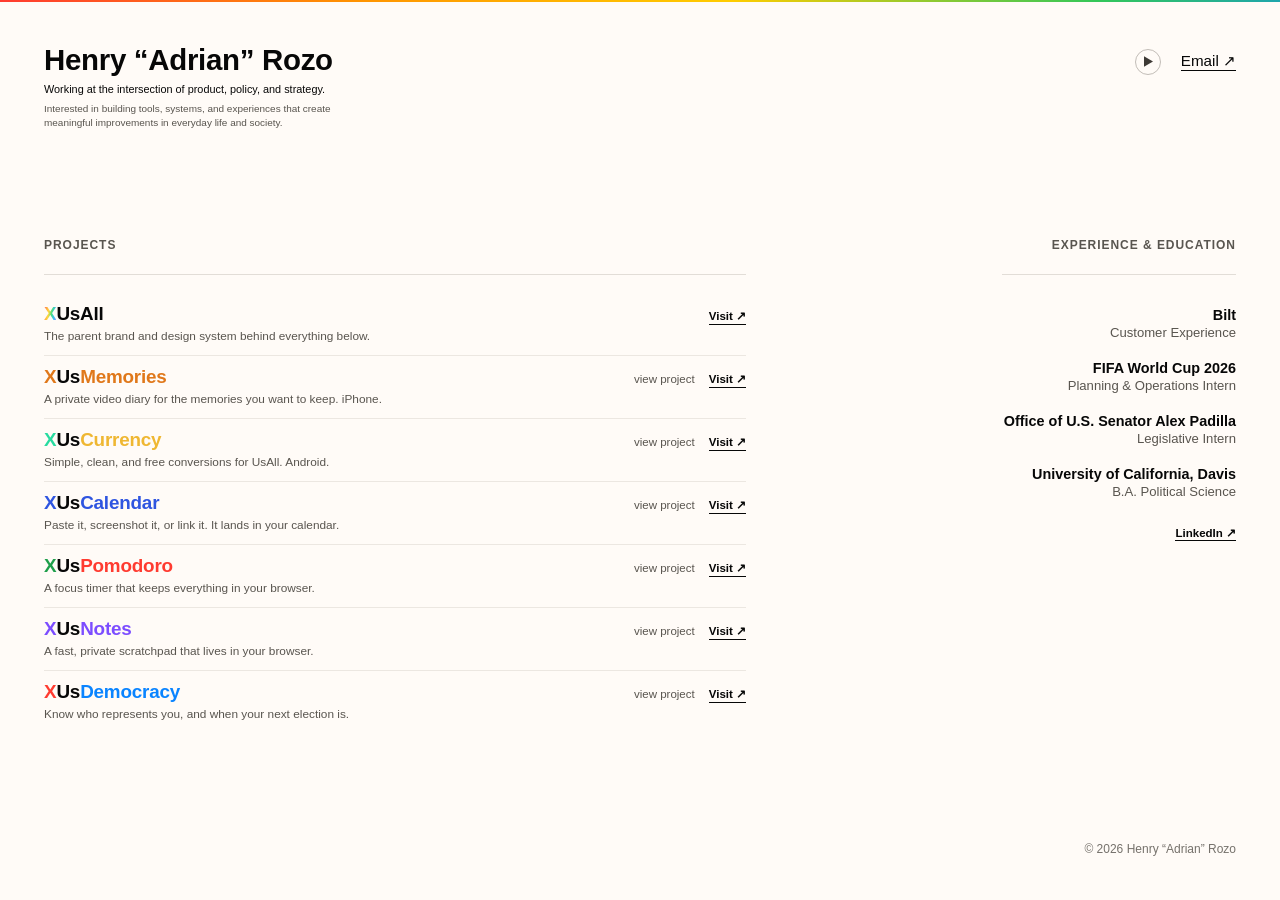
<file: index.html>
<!DOCTYPE html>
<html lang="en">
<head>
<meta charset="utf-8">
<meta name="viewport" content="width=device-width, initial-scale=1">
<title>Henry &ldquo;Adrian&rdquo; Rozo</title>
<meta name="description" content="Henry &ldquo;Adrian&rdquo; Rozo. Working at the intersection of product, policy, and strategy.">
<link rel="canonical" href="https://www.adrianrozo.com/">
<meta name="theme-color" content="#FDFBF7">
<meta property="og:type" content="website">
<meta property="og:url" content="https://www.adrianrozo.com/">
<meta property="og:title" content="Henry “Adrian” Rozo">
<meta property="og:description" content="Henry &ldquo;Adrian&rdquo; Rozo. Working at the intersection of product, policy, and strategy.">
<meta property="og:image" content="https://www.adrianrozo.com/og.png">
<meta property="og:image:width" content="1200">
<meta property="og:image:height" content="630">
<meta name="twitter:card" content="summary_large_image">
<meta name="twitter:title" content="Henry “Adrian” Rozo">
<meta name="twitter:description" content="Henry &ldquo;Adrian&rdquo; Rozo. Working at the intersection of product, policy, and strategy.">
<meta name="twitter:image" content="https://www.adrianrozo.com/og.png">
<link rel="icon" href="/favicon.svg" type="image/svg+xml">
<link rel="icon" href="/favicon-32.png" sizes="32x32" type="image/png">
<link rel="apple-touch-icon" href="/apple-touch-icon.png">
<link rel="stylesheet" href="/styles.css">
<style>
  html, body { height: 100%; overflow: hidden; }
</style>
</head>
<body>

<div class="app-shell" style="background: oklch(99% 0.007 75); height: 100vh; width: 100vw; color: oklch(13% 0 0); position: relative; box-sizing: border-box; padding: clamp(20px, 3.5vw, 44px); display: flex; flex-direction: column; overflow: hidden;">

  <div class="rainbow-bar"></div>

  <nav class="site-nav" style="display: flex; justify-content: space-between; align-items: flex-start; flex-shrink: 0;">
    <div style="display: flex; flex-direction: column;">
      <h1 style="font-weight: 700; font-size: clamp(1.15rem, 2.3vw, 1.9rem); line-height: 1.08; letter-spacing: -0.01em; margin: 0; white-space: nowrap;">Henry &ldquo;Adrian&rdquo; Rozo</h1>
      <p style="font-weight: 500; font-size: clamp(0.66rem, 0.85vw, 0.74rem); margin: clamp(4px, 0.6vw, 6px) 0 0; line-height: 1.3;">Working at the intersection of product, policy, and strategy.</p>
      <p style="font-weight: 400; font-size: clamp(0.62rem, 0.78vw, 0.68rem); color: oklch(45% 0.01 75); margin: clamp(4px, 0.6vw, 6px) 0 0; line-height: 1.45; max-width: 292px">Interested in building tools, systems, and experiences that create meaningful improvements in everyday life and society.</p>
    </div>
    <div class="nav-links" style="display: flex; align-items: center; gap: 20px; padding-top: 0.3em;">

      <!-- The music easter egg. The button and the panel live in one wrapper so
           the panel can anchor to the button rather than to the nav, and so tab
           order runs button, panel, links. spotify.js removes the whole thing if
           no playlist ID is set, so nothing half-built ever reaches the page. -->
      <div class="music-wrap">
        <button type="button" id="music-toggle" class="music-toggle" aria-expanded="false"
                aria-controls="music-panel" aria-label="Play music while you browse" title="Music">
          <svg width="11" height="13" viewBox="0 0 11 13" aria-hidden="true">
            <path d="M1 1.2 L10 6.5 L1 11.8 Z" fill="currentColor"/>
          </svg>
        </button>

        <div id="music-panel" class="music-panel" hidden>
          <button type="button" id="music-close" class="music-close" aria-label="Close player">&times;</button>
          <p class="music-note">
            Some music for you while you browse my portfolio projects. Spotify tracks plays, and full
            songs need a Spotify login, so <a id="music-open" href="https://open.spotify.com" target="_blank" rel="noopener">open it in Spotify</a>
            if you want it to follow you around the site. Or open project links in a new tab to keep
            it playing here.
          </p>
        </div>
      </div>
      <a href="mailto:henryadrianrozo@gmail.com" class="hover-55" style="font-weight: 500; font-size: 0.95rem; color: oklch(13% 0 0); border-bottom: 1px solid oklch(13% 0 0); white-space: nowrap;">Email &#8599;</a>
    </div>
  </nav>

  <div style="flex: 1; display: flex; align-items: center; min-height: 0; margin-top: clamp(8px, 1.5vw, 16px);">
  <div class="home-grid" style="width: 100%; display: grid; grid-template-columns: 1.6fr 1fr; grid-template-rows: auto auto auto; gap: 0 clamp(24px, 4vw, 72px); align-items: start;">

    <div style="grid-column: 1; grid-row: 1; text-align: left;">
      <div style="font-size: 0.75rem; font-weight: 600; letter-spacing: 0.08em; text-transform: uppercase; color: oklch(45% 0.01 75);">Projects</div>
    </div>
    <div style="grid-column: 2; grid-row: 1; text-align: right;">
      <div style="font-size: 0.75rem; font-weight: 600; letter-spacing: 0.08em; text-transform: uppercase; color: oklch(45% 0.01 75);">Experience &amp; Education</div>
    </div>

    <div class="col-rule" style="grid-column: 1; grid-row: 2; width: 100%; height: 1px; background: oklch(90% 0.01 75); margin-top: clamp(14px, 2vw, 22px)"></div>
    <div class="col-rule" style="grid-column: 2; grid-row: 2; justify-self: end; width: 234px; height: 1px; background: oklch(90% 0.01 75); margin-top: clamp(14px, 2vw, 22px)"></div>

    <div class="project-list" style="grid-column: 1; grid-row: 3; text-align: left; margin-top: clamp(12px, 1.6vw, 18px);">

      <div class="project-row">
        <div class="project-main">
          <h2 class="project-name"><span class="spectrum-text">X</span>UsAll</h2>
          <p class="project-desc">The parent brand and design system behind everything below.</p>
        </div>
        <div class="project-links">
          <a href="https://www.xusall.com" target="_blank" rel="noopener" class="project-live hover-55">Visit &#8599;</a>
        </div>
      </div>

      <div class="project-row">
        <div class="project-main">
          <h2 class="project-name"><span style="color: #E0781A;">X</span>Us<span style="color: #E0781A;">Memories</span></h2>
          <p class="project-desc">A private video diary for the memories you want to keep. iPhone.</p>
        </div>
        <div class="project-links">
          <a href="/xusmemories" class="project-view">view project</a>
          <a href="https://apps.apple.com/us/app/xusmemories/id6807498202" target="_blank" rel="noopener" class="project-live hover-55">Visit &#8599;</a>
        </div>
      </div>

      <div class="project-row">
        <div class="project-main">
          <h2 class="project-name"><span style="color: #28DBA0;">X</span>Us<span style="color: #EFB732;">Currency</span></h2>
          <p class="project-desc">Simple, clean, and free conversions for UsAll. Android.</p>
        </div>
        <div class="project-links">
          <a href="/xuscurrency" class="project-view">view project</a>
          <a href="https://play.google.com/store/apps/details?id=com.xusall.currency" target="_blank" rel="noopener" class="project-live hover-55">Visit &#8599;</a>
        </div>
      </div>

      <div class="project-row">
        <div class="project-main">
          <h2 class="project-name"><span style="color: #2F55E0;">X</span>Us<span style="color: #2F55E0;">Calendar</span></h2>
          <p class="project-desc">Paste it, screenshot it, or link it. It lands in your calendar.</p>
        </div>
        <div class="project-links">
          <a href="/xuscalendar" class="project-view">view project</a>
          <a href="https://calendar.xusall.com" target="_blank" rel="noopener" class="project-live hover-55">Visit &#8599;</a>
        </div>
      </div>

      <div class="project-row">
        <div class="project-main">
          <h2 class="project-name"><span style="color: #1E9E4A;">X</span>Us<span style="color: #FF3B30;">Pomodoro</span></h2>
          <p class="project-desc">A focus timer that keeps everything in your browser.</p>
        </div>
        <div class="project-links">
          <a href="/xuspomodoro" class="project-view">view project</a>
          <a href="https://pomodoro.xusall.com" target="_blank" rel="noopener" class="project-live hover-55">Visit &#8599;</a>
        </div>
      </div>

      <div class="project-row">
        <div class="project-main">
          <h2 class="project-name"><span style="color: #7C4DFF;">X</span>Us<span style="color: #7C4DFF;">Notes</span></h2>
          <p class="project-desc">A fast, private scratchpad that lives in your browser.</p>
        </div>
        <div class="project-links">
          <a href="/xusnotes" class="project-view">view project</a>
          <a href="https://notes.xusall.com" target="_blank" rel="noopener" class="project-live hover-55">Visit &#8599;</a>
        </div>
      </div>

      <div class="project-row">
        <div class="project-main">
          <h2 class="project-name"><span style="color: #FF3B30;">X</span>Us<span style="color: #0A84FF;">Democracy</span></h2>
          <p class="project-desc">Know who represents you, and when your next election is.</p>
        </div>
        <div class="project-links">
          <a href="/xusdemocracy" class="project-view">view project</a>
          <a href="https://democracy.xusall.com" target="_blank" rel="noopener" class="project-live hover-55">Visit &#8599;</a>
        </div>
      </div>


    </div>

    <div class="experience-list" style="grid-column: 2; grid-row: 3; text-align: right; margin-top: clamp(14px, 2vw, 22px);">
      <div style="padding: clamp(6px, 1vw, 10px) 0;">
        <div style="font-weight: 700; font-size: clamp(0.9rem, 1.1vw, 1rem);">Bilt</div>
        <div style="font-weight: 400; font-size: clamp(0.82rem, 1vw, 0.92rem); color: oklch(45% 0.01 75); margin-top: 2px;">Customer Experience</div>
      </div>
      <div style="padding: clamp(6px, 1vw, 10px) 0;">
        <div style="font-weight: 700; font-size: clamp(0.9rem, 1.1vw, 1rem);">FIFA World Cup 2026</div>
        <div style="font-weight: 400; font-size: clamp(0.82rem, 1vw, 0.92rem); color: oklch(45% 0.01 75); margin-top: 2px;">Planning &amp; Operations Intern</div>
      </div>
      <div style="padding: clamp(6px, 1vw, 10px) 0;">
        <div style="font-weight: 700; font-size: clamp(0.9rem, 1.1vw, 1rem);">Office of U.S. Senator Alex Padilla</div>
        <div style="font-weight: 400; font-size: clamp(0.82rem, 1vw, 0.92rem); color: oklch(45% 0.01 75); margin-top: 2px;">Legislative Intern</div>
      </div>
      <div style="padding: clamp(6px, 1vw, 10px) 0;">
        <div style="font-weight: 700; font-size: clamp(0.9rem, 1.1vw, 1rem);">University of California, Davis</div>
        <div style="font-weight: 400; font-size: clamp(0.82rem, 1vw, 0.92rem); color: oklch(45% 0.01 75); margin-top: 2px;">B.A. Political Science</div>
      </div>
      <div class="experience-more">
        <a href="https://www.linkedin.com/in/henryadrianrozo/" target="_blank" rel="noopener" class="project-live hover-55">LinkedIn &#8599;</a>
      </div>
    </div>

  </div>
  </div>

  <footer style="flex-shrink: 0; padding-top: clamp(10px, 1.5vw, 18px); font-size: 0.75rem; color: oklch(55% 0.01 75); text-align: right;">
    &copy; 2026 Henry &ldquo;Adrian&rdquo; Rozo
  </footer>

</div>

<script src="/spotify.js"></script>

</body>
</html>
</file>
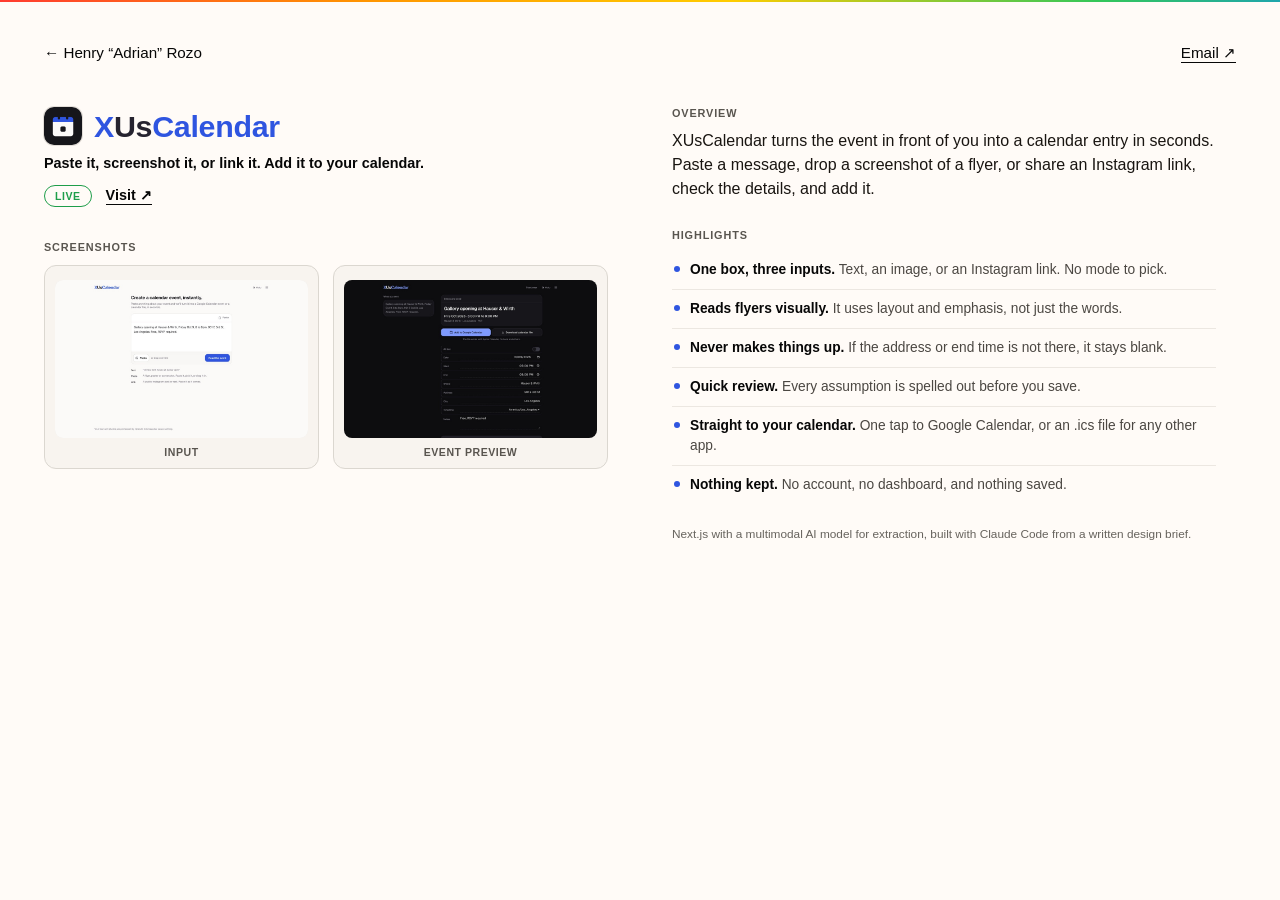
<file: xuscalendar/index.html>
<!DOCTYPE html>
<html lang="en">
<head>
<meta charset="utf-8">
<meta name="viewport" content="width=device-width, initial-scale=1">
<title>XUsCalendar | Henry &ldquo;Adrian&rdquo; Rozo</title>
<meta name="description" content="Turn a message, a flyer screenshot, or an Instagram link into a calendar event in seconds. Free, no account.">
<link rel="canonical" href="https://www.adrianrozo.com/xuscalendar">
<meta name="theme-color" content="#FDFBF7">
<meta property="og:type" content="website">
<meta property="og:url" content="https://www.adrianrozo.com/xuscalendar">
<meta property="og:title" content="XUsCalendar | Henry “Adrian” Rozo">
<meta property="og:description" content="Turn a message, a flyer screenshot, or an Instagram link into a calendar event in seconds. Free, no account.">
<meta property="og:image" content="https://www.adrianrozo.com/og.png">
<meta property="og:image:width" content="1200">
<meta property="og:image:height" content="630">
<meta name="twitter:card" content="summary_large_image">
<meta name="twitter:title" content="XUsCalendar | Henry “Adrian” Rozo">
<meta name="twitter:description" content="Turn a message, a flyer screenshot, or an Instagram link into a calendar event in seconds. Free, no account.">
<meta name="twitter:image" content="https://www.adrianrozo.com/og.png">
<link rel="icon" href="/favicon.svg" type="image/svg+xml">
<link rel="icon" href="/favicon-32.png" sizes="32x32" type="image/png">
<link rel="apple-touch-icon" href="/apple-touch-icon.png">
<link rel="stylesheet" href="/styles.css">
</head>
<body>

<div style="background: oklch(99% 0.007 75); min-height: 100vh; color: oklch(13% 0 0); position: relative; box-sizing: border-box; padding: clamp(20px, 3.5vw, 44px); --case-accent: #2F55E0;">

  <div class="rainbow-bar"></div>

  <nav style="display: flex; justify-content: space-between; align-items: flex-start;">
    <a href="/" class="hover-55" style="font-weight: 500; font-size: 0.95rem; color: oklch(13% 0 0); white-space: nowrap;">&larr; Henry &ldquo;Adrian&rdquo; Rozo</a>
    <a href="mailto:henryadrianrozo@gmail.com" class="hover-55" style="font-weight: 500; font-size: 0.95rem; color: oklch(13% 0 0); border-bottom: 1px solid oklch(13% 0 0); white-space: nowrap;">Email &#8599;</a>
  </nav>

  <main class="case-grid">

    <div class="case-side">
      <div class="case-title">
        <img src="/assets/xuscalendar-icon.png" alt="" class="case-icon" width="38" height="38">
        <h1><span style="color: #2F55E0;">X</span><span style="color: #26232F;">Us</span><span style="color: #2F55E0;">Calendar</span></h1>
      </div>
      <p class="case-tagline">Paste it, screenshot it, or link it. Add it to your calendar.</p>
      <div class="case-actions">
        <span class="case-pill">Live</span>
        <a href="https://calendar.xusall.com" target="_blank" rel="noopener" class="case-visit">Visit &#8599;</a>
      </div>

      <section class="case-shots">
        <h2 class="case-label">Screenshots</h2>
        <div class="shots-grid">
          <button type="button" class="shot" data-full="/assets/screenshots/calendar-input-full.jpg" aria-label="View full-resolution screenshot: Input">
            <img class="shot-img" src="/assets/screenshots/calendar-input-thumb.jpg" alt="XUsCalendar input screen with a pasted gallery opening announcement and a Read the event button" width="900" height="562" loading="lazy" decoding="async">
            <span class="shot-caption">Input</span>
          </button>
          <button type="button" class="shot" data-full="/assets/screenshots/calendar-preview-full.jpg" aria-label="View full-resolution screenshot: Event preview">
            <img class="shot-img" src="/assets/screenshots/calendar-preview-thumb.jpg" alt="XUsCalendar event preview in dark mode for a gallery opening, with Add to Google Calendar and Download calendar file buttons above editable details" width="900" height="562" loading="lazy" decoding="async">
            <span class="shot-caption">Event preview</span>
          </button>
        </div>
      </section>
    </div>

    <div class="case-about">
      <section>
        <h2 class="case-label">Overview</h2>
        <p class="case-overview">XUsCalendar turns the event in front of you into a calendar entry in seconds. Paste a message, drop a screenshot of a flyer, or share an Instagram link, check the details, and add it.</p>
      </section>

      <section class="case-highlights">
        <h2 class="case-label">Highlights</h2>
        <ul class="case-bullets">
          <li><strong>One box, three inputs.</strong> Text, an image, or an Instagram link. No mode to pick.</li>
          <li><strong>Reads flyers visually.</strong> It uses layout and emphasis, not just the words.</li>
          <li><strong>Never makes things up.</strong> If the address or end time is not there, it stays blank.</li>
          <li><strong>Quick review.</strong> Every assumption is spelled out before you save.</li>
          <li><strong>Straight to your calendar.</strong> One tap to Google Calendar, or an .ics file for any other app.</li>
          <li><strong>Nothing kept.</strong> No account, no dashboard, and nothing saved.</li>
        </ul>
      </section>

      <p class="case-built">Next.js with a multimodal AI model for extraction, built with Claude Code from a written design brief.</p>
    </div>

  </main>

</div>

<div id="lightbox" class="lightbox" hidden>
  <button type="button" id="lightbox-close" class="lightbox-close" aria-label="Close">&times;</button>
  <img id="lightbox-img" alt="">
</div>

<script src="/lightbox.js"></script>

</body>
</html>
</file>
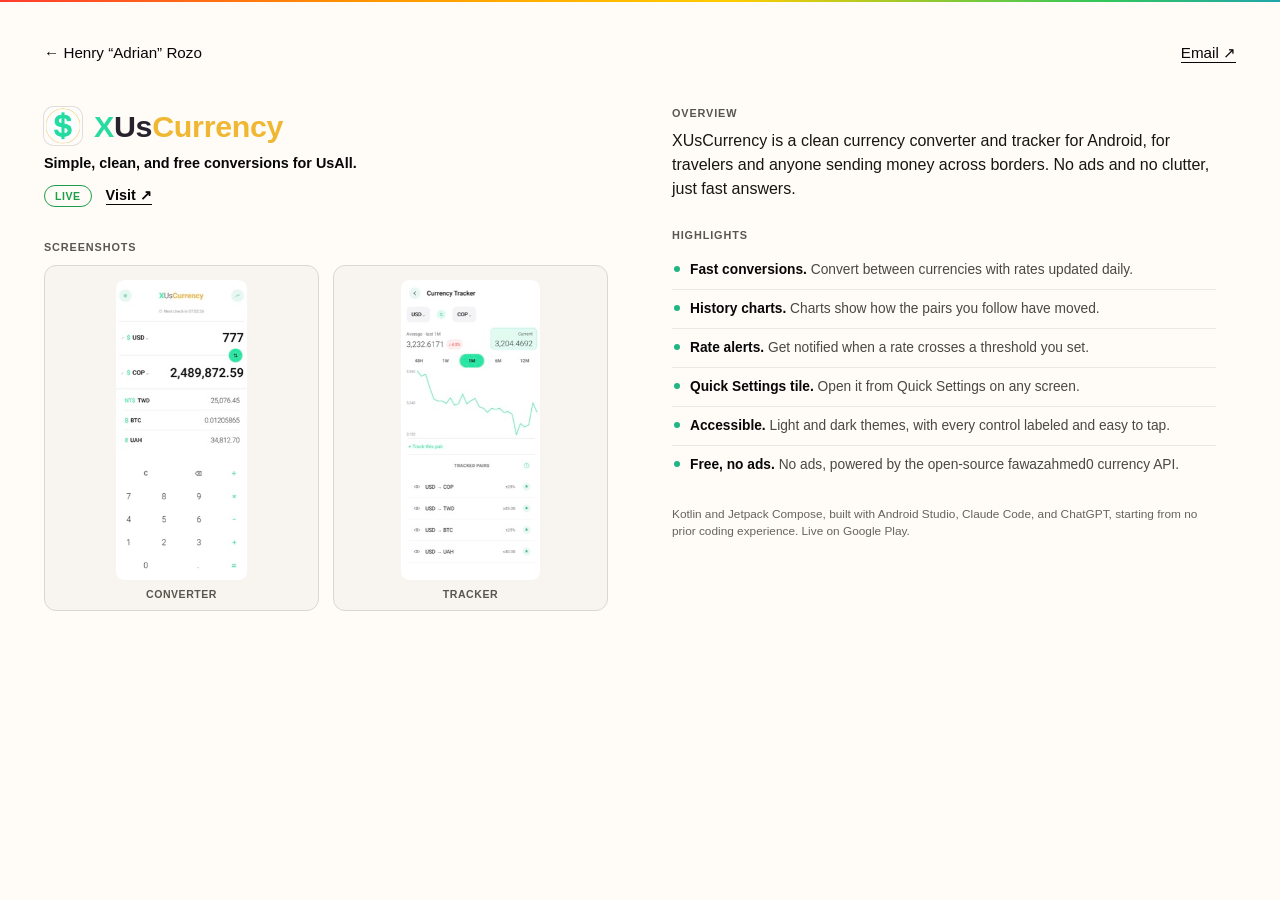
<file: xuscurrency/index.html>
<!DOCTYPE html>
<html lang="en">
<head>
<meta charset="utf-8">
<meta name="viewport" content="width=device-width, initial-scale=1">
<title>XUsCurrency | Henry &ldquo;Adrian&rdquo; Rozo</title>
<meta name="description" content="A clean, ad-free currency converter and tracker for Android. Daily rates, history charts, and optional rate alerts.">
<link rel="canonical" href="https://www.adrianrozo.com/xuscurrency">
<meta name="theme-color" content="#FDFBF7">
<meta property="og:type" content="website">
<meta property="og:url" content="https://www.adrianrozo.com/xuscurrency">
<meta property="og:title" content="XUsCurrency | Henry “Adrian” Rozo">
<meta property="og:description" content="A clean, ad-free currency converter and tracker for Android. Daily rates, history charts, and optional rate alerts.">
<meta property="og:image" content="https://www.adrianrozo.com/og.png">
<meta property="og:image:width" content="1200">
<meta property="og:image:height" content="630">
<meta name="twitter:card" content="summary_large_image">
<meta name="twitter:title" content="XUsCurrency | Henry “Adrian” Rozo">
<meta name="twitter:description" content="A clean, ad-free currency converter and tracker for Android. Daily rates, history charts, and optional rate alerts.">
<meta name="twitter:image" content="https://www.adrianrozo.com/og.png">
<link rel="icon" href="/favicon.svg" type="image/svg+xml">
<link rel="icon" href="/favicon-32.png" sizes="32x32" type="image/png">
<link rel="apple-touch-icon" href="/apple-touch-icon.png">
<link rel="stylesheet" href="/styles.css">
</head>
<body>

<div style="background: oklch(99% 0.007 75); min-height: 100vh; color: oklch(13% 0 0); position: relative; box-sizing: border-box; padding: clamp(20px, 3.5vw, 44px); --case-accent: #1FB585;">

  <div class="rainbow-bar"></div>

  <nav style="display: flex; justify-content: space-between; align-items: flex-start;">
    <a href="/" class="hover-55" style="font-weight: 500; font-size: 0.95rem; color: oklch(13% 0 0); white-space: nowrap;">&larr; Henry &ldquo;Adrian&rdquo; Rozo</a>
    <a href="mailto:henryadrianrozo@gmail.com" class="hover-55" style="font-weight: 500; font-size: 0.95rem; color: oklch(13% 0 0); border-bottom: 1px solid oklch(13% 0 0); white-space: nowrap;">Email &#8599;</a>
  </nav>

  <main class="case-grid">

    <div class="case-side">
      <div class="case-title">
        <img src="/assets/xuscurrency-icon.png" alt="" class="case-icon" width="38" height="38">
        <h1><span style="color: #28DBA0;">X</span><span style="color: #26232F;">Us</span><span style="color: #EFB732;">Currency</span></h1>
      </div>
      <p class="case-tagline">Simple, clean, and free conversions for UsAll.</p>
      <div class="case-actions">
        <span class="case-pill">Live</span>
        <a href="https://play.google.com/store/apps/details?id=com.xusall.currency" target="_blank" rel="noopener" class="case-visit">Visit &#8599;</a>
      </div>

      <section class="case-shots">
        <h2 class="case-label">Screenshots</h2>
        <div class="shots-grid">
          <button type="button" class="shot" data-full="/assets/screenshots/converter-full.jpg" aria-label="View full-resolution screenshot: Converter">
            <img class="shot-img" src="/assets/screenshots/converter-thumb.jpg" alt="XUsCurrency converter screen, converting US dollars to Colombian pesos with a keypad and tracked currencies below" width="209" height="480" loading="lazy" decoding="async">
            <span class="shot-caption">Converter</span>
          </button>
          <button type="button" class="shot" data-full="/assets/screenshots/tracker-full.jpg" aria-label="View full-resolution screenshot: Tracker">
            <img class="shot-img" src="/assets/screenshots/tracker-thumb.jpg" alt="XUsCurrency tracker screen, a one month rate chart for US dollars to Colombian pesos above a list of tracked pairs with alert thresholds" width="222" height="480" loading="lazy" decoding="async">
            <span class="shot-caption">Tracker</span>
          </button>
        </div>
      </section>
    </div>

    <div class="case-about">
      <section>
        <h2 class="case-label">Overview</h2>
        <p class="case-overview">XUsCurrency is a clean currency converter and tracker for Android, for travelers and anyone sending money across borders. No ads and no clutter, just fast answers.</p>
      </section>

      <section class="case-highlights">
        <h2 class="case-label">Highlights</h2>
        <ul class="case-bullets">
          <li><strong>Fast conversions.</strong> Convert between currencies with rates updated daily.</li>
          <li><strong>History charts.</strong> Charts show how the pairs you follow have moved.</li>
          <li><strong>Rate alerts.</strong> Get notified when a rate crosses a threshold you set.</li>
          <li><strong>Quick Settings tile.</strong> Open it from Quick Settings on any screen.</li>
          <li><strong>Accessible.</strong> Light and dark themes, with every control labeled and easy to tap.</li>
          <li><strong>Free, no ads.</strong> No ads, powered by the open-source fawazahmed0 currency API.</li>
        </ul>
      </section>

      <p class="case-built">Kotlin and Jetpack Compose, built with Android Studio, Claude Code, and ChatGPT, starting from no prior coding experience. Live on Google Play.</p>
    </div>

  </main>

</div>

<div id="lightbox" class="lightbox" hidden>
  <button type="button" id="lightbox-close" class="lightbox-close" aria-label="Close">&times;</button>
  <img id="lightbox-img" alt="">
</div>

<script src="/lightbox.js"></script>

</body>
</html>
</file>
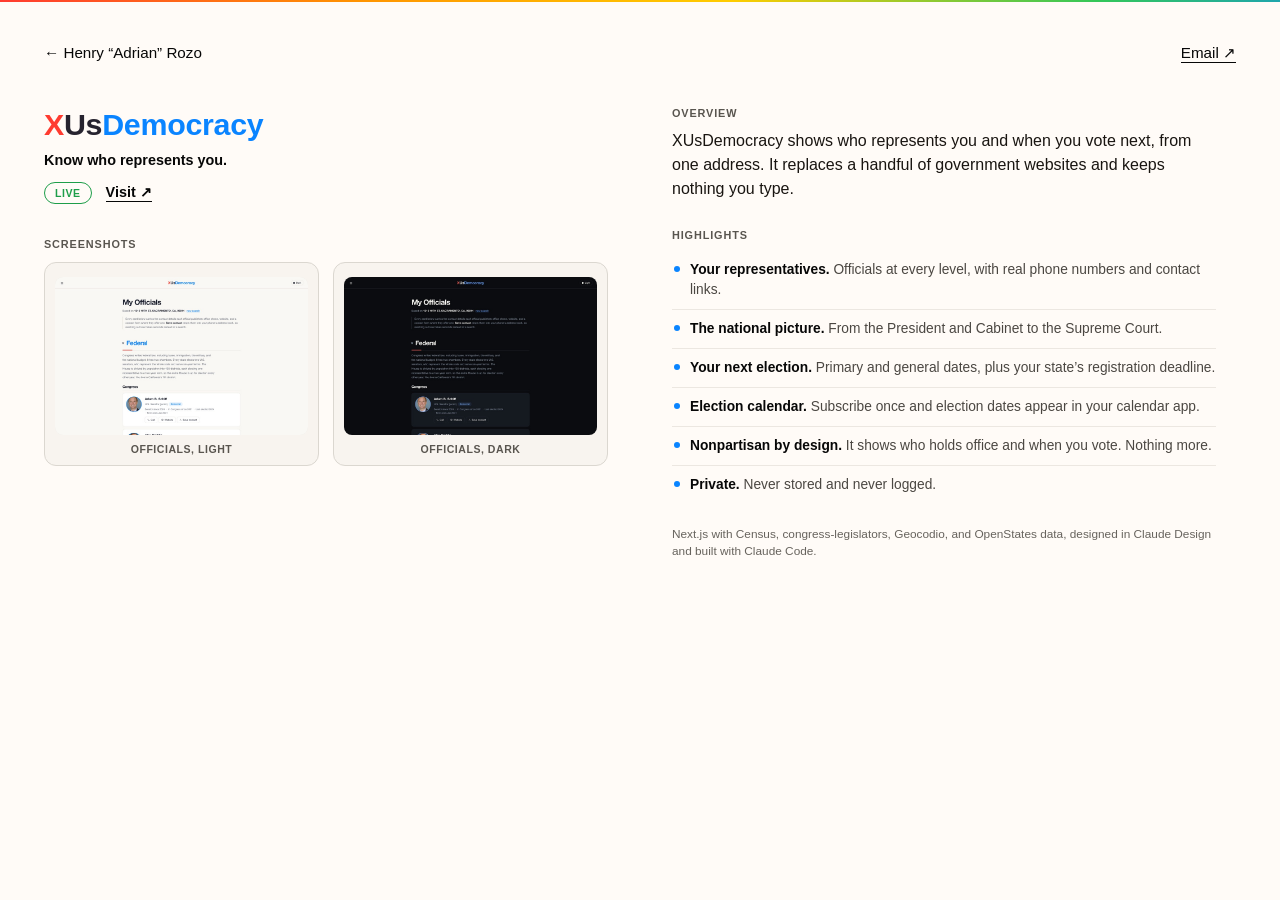
<file: xusdemocracy/index.html>
<!DOCTYPE html>
<html lang="en">
<head>
<meta charset="utf-8">
<meta name="viewport" content="width=device-width, initial-scale=1">
<title>XUsDemocracy | Henry &ldquo;Adrian&rdquo; Rozo</title>
<meta name="description" content="Type an address and see who represents you at every level, plus your next election and registration deadline. Nothing stored.">
<link rel="canonical" href="https://www.adrianrozo.com/xusdemocracy">
<meta name="theme-color" content="#FDFBF7">
<meta property="og:type" content="website">
<meta property="og:url" content="https://www.adrianrozo.com/xusdemocracy">
<meta property="og:title" content="XUsDemocracy | Henry “Adrian” Rozo">
<meta property="og:description" content="Type an address and see who represents you at every level, plus your next election and registration deadline. Nothing stored.">
<meta property="og:image" content="https://www.adrianrozo.com/og.png">
<meta property="og:image:width" content="1200">
<meta property="og:image:height" content="630">
<meta name="twitter:card" content="summary_large_image">
<meta name="twitter:title" content="XUsDemocracy | Henry “Adrian” Rozo">
<meta name="twitter:description" content="Type an address and see who represents you at every level, plus your next election and registration deadline. Nothing stored.">
<meta name="twitter:image" content="https://www.adrianrozo.com/og.png">
<link rel="icon" href="/favicon.svg" type="image/svg+xml">
<link rel="icon" href="/favicon-32.png" sizes="32x32" type="image/png">
<link rel="apple-touch-icon" href="/apple-touch-icon.png">
<link rel="stylesheet" href="/styles.css">
</head>
<body>

<div style="background: oklch(99% 0.007 75); min-height: 100vh; color: oklch(13% 0 0); position: relative; box-sizing: border-box; padding: clamp(20px, 3.5vw, 44px); --case-accent: #0A84FF;">

  <div class="rainbow-bar"></div>

  <nav style="display: flex; justify-content: space-between; align-items: flex-start;">
    <a href="/" class="hover-55" style="font-weight: 500; font-size: 0.95rem; color: oklch(13% 0 0); white-space: nowrap;">&larr; Henry &ldquo;Adrian&rdquo; Rozo</a>
    <a href="mailto:henryadrianrozo@gmail.com" class="hover-55" style="font-weight: 500; font-size: 0.95rem; color: oklch(13% 0 0); border-bottom: 1px solid oklch(13% 0 0); white-space: nowrap;">Email &#8599;</a>
  </nav>

  <main class="case-grid">

    <div class="case-side">
      <div class="case-title">
        <h1><span style="color: #FF3B30;">X</span><span style="color: #26232F;">Us</span><span style="color: #0A84FF;">Democracy</span></h1>
      </div>
      <p class="case-tagline">Know who represents you.</p>
      <div class="case-actions">
        <span class="case-pill">Live</span>
        <a href="https://democracy.xusall.com" target="_blank" rel="noopener" class="case-visit">Visit &#8599;</a>
      </div>

      <section class="case-shots">
        <h2 class="case-label">Screenshots</h2>
        <div class="shots-grid">
          <button type="button" class="shot" data-full="/assets/screenshots/democracy-light-full.jpg" aria-label="View full-resolution screenshot: Officials, light">
            <img class="shot-img" src="/assets/screenshots/democracy-light-thumb.jpg" alt="XUsDemocracy My Officials page for a Sacramento address, showing the federal section and a senator card with call, website, and save contact buttons" width="900" height="562" loading="lazy" decoding="async">
            <span class="shot-caption">Officials, light</span>
          </button>
          <button type="button" class="shot" data-full="/assets/screenshots/democracy-dark-full.jpg" aria-label="View full-resolution screenshot: Officials, dark">
            <img class="shot-img" src="/assets/screenshots/democracy-dark-thumb.jpg" alt="XUsDemocracy My Officials page in dark mode" width="900" height="562" loading="lazy" decoding="async">
            <span class="shot-caption">Officials, dark</span>
          </button>
        </div>
      </section>
    </div>

    <div class="case-about">
      <section>
        <h2 class="case-label">Overview</h2>
        <p class="case-overview">XUsDemocracy shows who represents you and when you vote next, from one address. It replaces a handful of government websites and keeps nothing you type.</p>
      </section>

      <section class="case-highlights">
        <h2 class="case-label">Highlights</h2>
        <ul class="case-bullets">
          <li><strong>Your representatives.</strong> Officials at every level, with real phone numbers and contact links.</li>
          <li><strong>The national picture.</strong> From the President and Cabinet to the Supreme Court.</li>
          <li><strong>Your next election.</strong> Primary and general dates, plus your state&rsquo;s registration deadline.</li>
          <li><strong>Election calendar.</strong> Subscribe once and election dates appear in your calendar app.</li>
          <li><strong>Nonpartisan by design.</strong> It shows who holds office and when you vote. Nothing more.</li>
          <li><strong>Private.</strong> Never stored and never logged.</li>
        </ul>
      </section>

      <p class="case-built">Next.js with Census, congress-legislators, Geocodio, and OpenStates data, designed in Claude Design and built with Claude Code.</p>
    </div>

  </main>

</div>

<div id="lightbox" class="lightbox" hidden>
  <button type="button" id="lightbox-close" class="lightbox-close" aria-label="Close">&times;</button>
  <img id="lightbox-img" alt="">
</div>

<script src="/lightbox.js"></script>

</body>
</html>
</file>
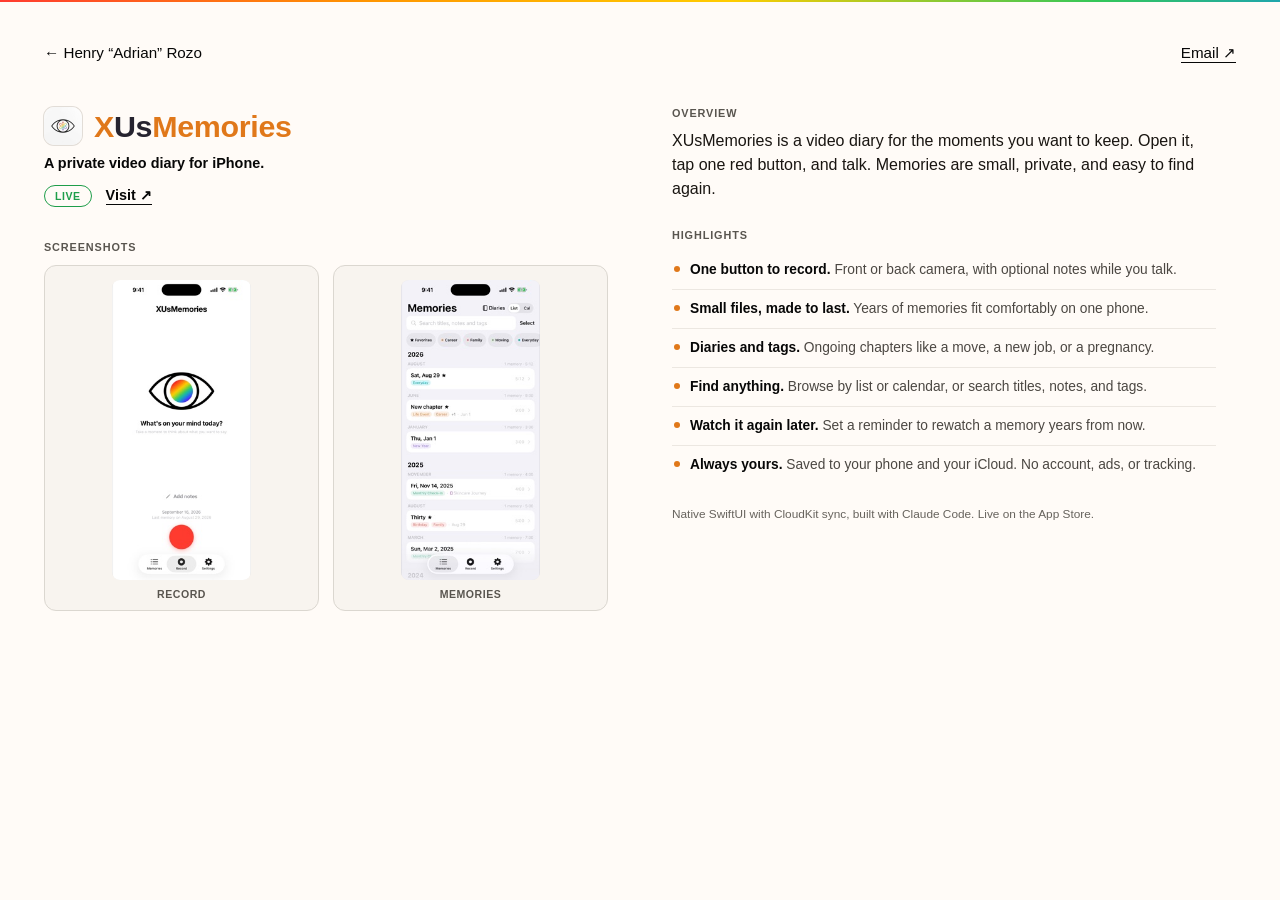
<file: xusmemories/index.html>
<!DOCTYPE html>
<html lang="en">
<head>
<meta charset="utf-8">
<meta name="viewport" content="width=device-width, initial-scale=1">
<title>XUsMemories | Henry &ldquo;Adrian&rdquo; Rozo</title>
<meta name="description" content="A private video diary for iPhone. Tap one button, talk, and keep the moment. Free, with no account, ads, or tracking.">
<link rel="canonical" href="https://www.adrianrozo.com/xusmemories">
<meta name="theme-color" content="#FDFBF7">
<meta property="og:type" content="website">
<meta property="og:url" content="https://www.adrianrozo.com/xusmemories">
<meta property="og:title" content="XUsMemories | Henry “Adrian” Rozo">
<meta property="og:description" content="A private video diary for iPhone. Tap one button, talk, and keep the moment. Free, with no account, ads, or tracking.">
<meta property="og:image" content="https://www.adrianrozo.com/og.png">
<meta property="og:image:width" content="1200">
<meta property="og:image:height" content="630">
<meta name="twitter:card" content="summary_large_image">
<meta name="twitter:title" content="XUsMemories | Henry “Adrian” Rozo">
<meta name="twitter:description" content="A private video diary for iPhone. Tap one button, talk, and keep the moment. Free, with no account, ads, or tracking.">
<meta name="twitter:image" content="https://www.adrianrozo.com/og.png">
<link rel="icon" href="/favicon.svg" type="image/svg+xml">
<link rel="icon" href="/favicon-32.png" sizes="32x32" type="image/png">
<link rel="apple-touch-icon" href="/apple-touch-icon.png">
<link rel="stylesheet" href="/styles.css">
</head>
<body>

<div style="background: oklch(99% 0.007 75); min-height: 100vh; color: oklch(13% 0 0); position: relative; box-sizing: border-box; padding: clamp(20px, 3.5vw, 44px); --case-accent: #E0781A;">

  <div class="rainbow-bar"></div>

  <nav style="display: flex; justify-content: space-between; align-items: flex-start;">
    <a href="/" class="hover-55" style="font-weight: 500; font-size: 0.95rem; color: oklch(13% 0 0); white-space: nowrap;">&larr; Henry &ldquo;Adrian&rdquo; Rozo</a>
    <a href="mailto:henryadrianrozo@gmail.com" class="hover-55" style="font-weight: 500; font-size: 0.95rem; color: oklch(13% 0 0); border-bottom: 1px solid oklch(13% 0 0); white-space: nowrap;">Email &#8599;</a>
  </nav>

  <main class="case-grid">

    <div class="case-side">
      <div class="case-title">
        <img src="/assets/xusmemories-icon.png" alt="" class="case-icon" width="38" height="38">
        <h1><span style="color: #E0781A;">X</span><span style="color: #26232F;">Us</span><span style="color: #E0781A;">Memories</span></h1>
      </div>
      <p class="case-tagline">A private video diary for iPhone.</p>
      <div class="case-actions">
        <span class="case-pill">Live</span>
        <a href="https://apps.apple.com/us/app/xusmemories/id6807498202" target="_blank" rel="noopener" class="case-visit">Visit &#8599;</a>
      </div>

      <section class="case-shots">
        <h2 class="case-label">Screenshots</h2>
        <div class="shots-grid">
          <button type="button" class="shot" data-full="/assets/screenshots/memories-record-full.jpg" aria-label="View full-resolution screenshot: Record">
            <img class="shot-img" src="/assets/screenshots/memories-record-thumb.jpg" alt="XUsMemories record screen with the rainbow eye logo, the prompt What&rsquo;s on your mind today, and a red record button" width="222" height="480" loading="lazy" decoding="async">
            <span class="shot-caption">Record</span>
          </button>
          <button type="button" class="shot" data-full="/assets/screenshots/memories-library-full.jpg" aria-label="View full-resolution screenshot: Memories">
            <img class="shot-img" src="/assets/screenshots/memories-library-thumb.jpg" alt="XUsMemories library listing memories by year and month, with tag filter chips and colored tags" width="222" height="480" loading="lazy" decoding="async">
            <span class="shot-caption">Memories</span>
          </button>
        </div>
      </section>
    </div>

    <div class="case-about">
      <section>
        <h2 class="case-label">Overview</h2>
        <p class="case-overview">XUsMemories is a video diary for the moments you want to keep. Open it, tap one red button, and talk. Memories are small, private, and easy to find again.</p>
      </section>

      <section class="case-highlights">
        <h2 class="case-label">Highlights</h2>
        <ul class="case-bullets">
          <li><strong>One button to record.</strong> Front or back camera, with optional notes while you talk.</li>
          <li><strong>Small files, made to last.</strong> Years of memories fit comfortably on one phone.</li>
          <li><strong>Diaries and tags.</strong> Ongoing chapters like a move, a new job, or a pregnancy.</li>
          <li><strong>Find anything.</strong> Browse by list or calendar, or search titles, notes, and tags.</li>
          <li><strong>Watch it again later.</strong> Set a reminder to rewatch a memory years from now.</li>
          <li><strong>Always yours.</strong> Saved to your phone and your iCloud. No account, ads, or tracking.</li>
        </ul>
      </section>

      <p class="case-built">Native SwiftUI with CloudKit sync, built with Claude Code. Live on the App Store.</p>
    </div>

  </main>

</div>

<div id="lightbox" class="lightbox" hidden>
  <button type="button" id="lightbox-close" class="lightbox-close" aria-label="Close">&times;</button>
  <img id="lightbox-img" alt="">
</div>

<script src="/lightbox.js"></script>

</body>
</html>
</file>
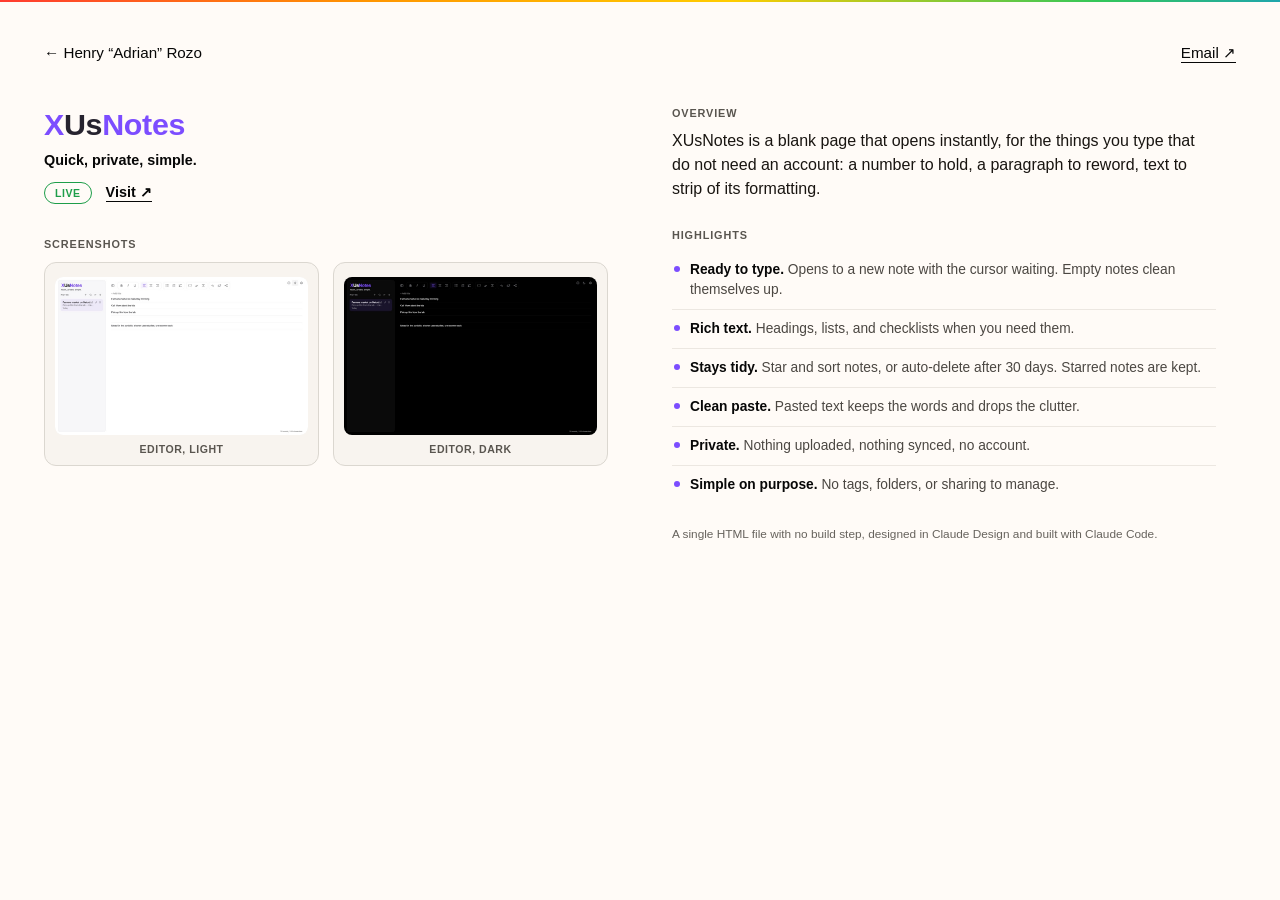
<file: xusnotes/index.html>
<!DOCTYPE html>
<html lang="en">
<head>
<meta charset="utf-8">
<meta name="viewport" content="width=device-width, initial-scale=1">
<title>XUsNotes | Henry &ldquo;Adrian&rdquo; Rozo</title>
<meta name="description" content="A blank page that opens instantly, for everything you type that does not need an account. Stored only in your browser.">
<link rel="canonical" href="https://www.adrianrozo.com/xusnotes">
<meta name="theme-color" content="#FDFBF7">
<meta property="og:type" content="website">
<meta property="og:url" content="https://www.adrianrozo.com/xusnotes">
<meta property="og:title" content="XUsNotes | Henry “Adrian” Rozo">
<meta property="og:description" content="A blank page that opens instantly, for everything you type that does not need an account. Stored only in your browser.">
<meta property="og:image" content="https://www.adrianrozo.com/og.png">
<meta property="og:image:width" content="1200">
<meta property="og:image:height" content="630">
<meta name="twitter:card" content="summary_large_image">
<meta name="twitter:title" content="XUsNotes | Henry “Adrian” Rozo">
<meta name="twitter:description" content="A blank page that opens instantly, for everything you type that does not need an account. Stored only in your browser.">
<meta name="twitter:image" content="https://www.adrianrozo.com/og.png">
<link rel="icon" href="/favicon.svg" type="image/svg+xml">
<link rel="icon" href="/favicon-32.png" sizes="32x32" type="image/png">
<link rel="apple-touch-icon" href="/apple-touch-icon.png">
<link rel="stylesheet" href="/styles.css">
</head>
<body>

<div style="background: oklch(99% 0.007 75); min-height: 100vh; color: oklch(13% 0 0); position: relative; box-sizing: border-box; padding: clamp(20px, 3.5vw, 44px); --case-accent: #7C4DFF;">

  <div class="rainbow-bar"></div>

  <nav style="display: flex; justify-content: space-between; align-items: flex-start;">
    <a href="/" class="hover-55" style="font-weight: 500; font-size: 0.95rem; color: oklch(13% 0 0); white-space: nowrap;">&larr; Henry &ldquo;Adrian&rdquo; Rozo</a>
    <a href="mailto:henryadrianrozo@gmail.com" class="hover-55" style="font-weight: 500; font-size: 0.95rem; color: oklch(13% 0 0); border-bottom: 1px solid oklch(13% 0 0); white-space: nowrap;">Email &#8599;</a>
  </nav>

  <main class="case-grid">

    <div class="case-side">
      <div class="case-title">
        <h1><span style="color: #7C4DFF;">X</span><span style="color: #26232F;">Us</span><span style="color: #7C4DFF;">Notes</span></h1>
      </div>
      <p class="case-tagline">Quick, private, simple.</p>
      <div class="case-actions">
        <span class="case-pill">Live</span>
        <a href="https://notes.xusall.com" target="_blank" rel="noopener" class="case-visit">Visit &#8599;</a>
      </div>

      <section class="case-shots">
        <h2 class="case-label">Screenshots</h2>
        <div class="shots-grid">
          <button type="button" class="shot" data-full="/assets/screenshots/notes-light-full.jpg" aria-label="View full-resolution screenshot: Editor, light">
            <img class="shot-img" src="/assets/screenshots/notes-light-thumb.jpg" alt="XUsNotes editor in light mode with a short to-do note and the notes sidebar" width="900" height="562" loading="lazy" decoding="async">
            <span class="shot-caption">Editor, light</span>
          </button>
          <button type="button" class="shot" data-full="/assets/screenshots/notes-dark-full.jpg" aria-label="View full-resolution screenshot: Editor, dark">
            <img class="shot-img" src="/assets/screenshots/notes-dark-thumb.jpg" alt="XUsNotes editor in dark mode with a short to-do note and the notes sidebar" width="900" height="562" loading="lazy" decoding="async">
            <span class="shot-caption">Editor, dark</span>
          </button>
        </div>
      </section>
    </div>

    <div class="case-about">
      <section>
        <h2 class="case-label">Overview</h2>
        <p class="case-overview">XUsNotes is a blank page that opens instantly, for the things you type that do not need an account: a number to hold, a paragraph to reword, text to strip of its formatting.</p>
      </section>

      <section class="case-highlights">
        <h2 class="case-label">Highlights</h2>
        <ul class="case-bullets">
          <li><strong>Ready to type.</strong> Opens to a new note with the cursor waiting. Empty notes clean themselves up.</li>
          <li><strong>Rich text.</strong> Headings, lists, and checklists when you need them.</li>
          <li><strong>Stays tidy.</strong> Star and sort notes, or auto-delete after 30 days. Starred notes are kept.</li>
          <li><strong>Clean paste.</strong> Pasted text keeps the words and drops the clutter.</li>
          <li><strong>Private.</strong> Nothing uploaded, nothing synced, no account.</li>
          <li><strong>Simple on purpose.</strong> No tags, folders, or sharing to manage.</li>
        </ul>
      </section>

      <p class="case-built">A single HTML file with no build step, designed in Claude Design and built with Claude Code.</p>
    </div>

  </main>

</div>

<div id="lightbox" class="lightbox" hidden>
  <button type="button" id="lightbox-close" class="lightbox-close" aria-label="Close">&times;</button>
  <img id="lightbox-img" alt="">
</div>

<script src="/lightbox.js"></script>

</body>
</html>
</file>
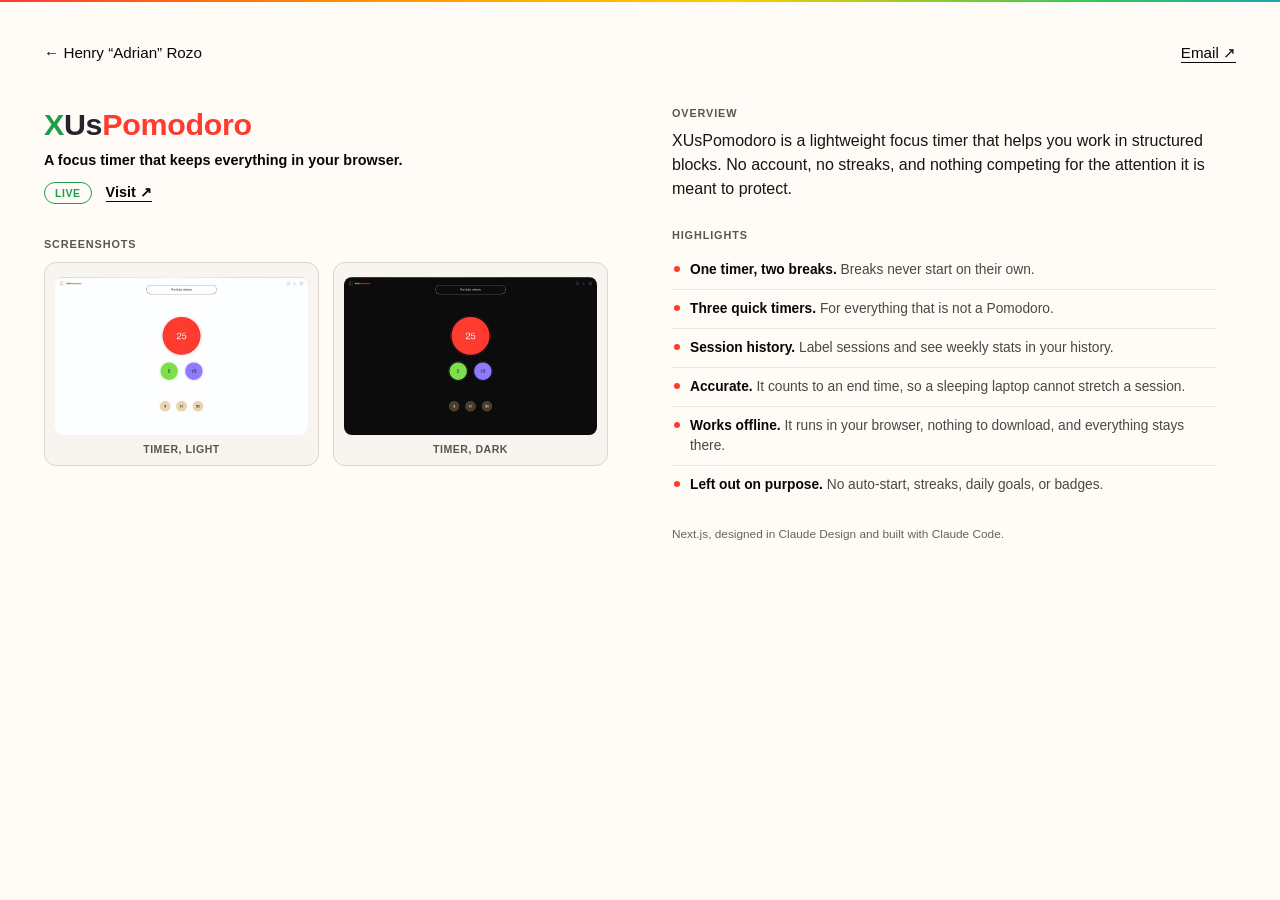
<file: xuspomodoro/index.html>
<!DOCTYPE html>
<html lang="en">
<head>
<meta charset="utf-8">
<meta name="viewport" content="width=device-width, initial-scale=1">
<title>XUsPomodoro | Henry &ldquo;Adrian&rdquo; Rozo</title>
<meta name="description" content="A lightweight focus timer that helps you work in structured blocks. Free, no account, works offline.">
<link rel="canonical" href="https://www.adrianrozo.com/xuspomodoro">
<meta name="theme-color" content="#FDFBF7">
<meta property="og:type" content="website">
<meta property="og:url" content="https://www.adrianrozo.com/xuspomodoro">
<meta property="og:title" content="XUsPomodoro | Henry “Adrian” Rozo">
<meta property="og:description" content="A lightweight focus timer that helps you work in structured blocks. Free, no account, works offline.">
<meta property="og:image" content="https://www.adrianrozo.com/og.png">
<meta property="og:image:width" content="1200">
<meta property="og:image:height" content="630">
<meta name="twitter:card" content="summary_large_image">
<meta name="twitter:title" content="XUsPomodoro | Henry “Adrian” Rozo">
<meta name="twitter:description" content="A lightweight focus timer that helps you work in structured blocks. Free, no account, works offline.">
<meta name="twitter:image" content="https://www.adrianrozo.com/og.png">
<link rel="icon" href="/favicon.svg" type="image/svg+xml">
<link rel="icon" href="/favicon-32.png" sizes="32x32" type="image/png">
<link rel="apple-touch-icon" href="/apple-touch-icon.png">
<link rel="stylesheet" href="/styles.css">
</head>
<body>

<div style="background: oklch(99% 0.007 75); min-height: 100vh; color: oklch(13% 0 0); position: relative; box-sizing: border-box; padding: clamp(20px, 3.5vw, 44px); --case-accent: #FF3B30;">

  <div class="rainbow-bar"></div>

  <nav style="display: flex; justify-content: space-between; align-items: flex-start;">
    <a href="/" class="hover-55" style="font-weight: 500; font-size: 0.95rem; color: oklch(13% 0 0); white-space: nowrap;">&larr; Henry &ldquo;Adrian&rdquo; Rozo</a>
    <a href="mailto:henryadrianrozo@gmail.com" class="hover-55" style="font-weight: 500; font-size: 0.95rem; color: oklch(13% 0 0); border-bottom: 1px solid oklch(13% 0 0); white-space: nowrap;">Email &#8599;</a>
  </nav>

  <main class="case-grid">

    <div class="case-side">
      <div class="case-title">
        <h1><span style="color: #1E9E4A;">X</span><span style="color: #26232F;">Us</span><span style="color: #FF3B30;">Pomodoro</span></h1>
      </div>
      <p class="case-tagline">A focus timer that keeps everything in your browser.</p>
      <div class="case-actions">
        <span class="case-pill">Live</span>
        <a href="https://pomodoro.xusall.com" target="_blank" rel="noopener" class="case-visit">Visit &#8599;</a>
      </div>

      <section class="case-shots">
        <h2 class="case-label">Screenshots</h2>
        <div class="shots-grid">
          <button type="button" class="shot" data-full="/assets/screenshots/pomodoro-light-full.jpg" aria-label="View full-resolution screenshot: Timer, light">
            <img class="shot-img" src="/assets/screenshots/pomodoro-light-thumb.jpg" alt="XUsPomodoro focus timer in light mode, labeled Portfolio refresh, with 5 and 15 minute breaks and three quick timers" width="900" height="562" loading="lazy" decoding="async">
            <span class="shot-caption">Timer, light</span>
          </button>
          <button type="button" class="shot" data-full="/assets/screenshots/pomodoro-dark-full.jpg" aria-label="View full-resolution screenshot: Timer, dark">
            <img class="shot-img" src="/assets/screenshots/pomodoro-dark-thumb.jpg" alt="XUsPomodoro focus timer in dark mode, labeled Portfolio refresh, with the three quick timers below" width="900" height="562" loading="lazy" decoding="async">
            <span class="shot-caption">Timer, dark</span>
          </button>
        </div>
      </section>
    </div>

    <div class="case-about">
      <section>
        <h2 class="case-label">Overview</h2>
        <p class="case-overview">XUsPomodoro is a lightweight focus timer that helps you work in structured blocks. No account, no streaks, and nothing competing for the attention it is meant to protect.</p>
      </section>

      <section class="case-highlights">
        <h2 class="case-label">Highlights</h2>
        <ul class="case-bullets">
          <li><strong>One timer, two breaks.</strong> Breaks never start on their own.</li>
          <li><strong>Three quick timers.</strong> For everything that is not a Pomodoro.</li>
          <li><strong>Session history.</strong> Label sessions and see weekly stats in your history.</li>
          <li><strong>Accurate.</strong> It counts to an end time, so a sleeping laptop cannot stretch a session.</li>
          <li><strong>Works offline.</strong> It runs in your browser, nothing to download, and everything stays there.</li>
          <li><strong>Left out on purpose.</strong> No auto-start, streaks, daily goals, or badges.</li>
        </ul>
      </section>

      <p class="case-built">Next.js, designed in Claude Design and built with Claude Code.</p>
    </div>

  </main>

</div>

<div id="lightbox" class="lightbox" hidden>
  <button type="button" id="lightbox-close" class="lightbox-close" aria-label="Close">&times;</button>
  <img id="lightbox-img" alt="">
</div>

<script src="/lightbox.js"></script>

</body>
</html>
</file>
<file: styles.css>
@keyframes rainbowShift {
  0% { background-position: 0% 0%; }
  100% { background-position: -200% 0%; }
}

html, body {
  margin: 0;
  font-family: 'Helvetica Neue', Helvetica, Arial, sans-serif;
  -webkit-font-smoothing: antialiased;
}

a { text-decoration: none; color: inherit; }

.rainbow-bar {
  position: fixed;
  top: 0;
  left: 0;
  width: 100%;
  height: 2px;
  z-index: 9999;
  background: linear-gradient(90deg, #ff3b30, #ff9500, #ffcc00, #34c759, #0a84ff, #5e5ce6, #af52de, #ff3b30);
  background-size: 200% 100%;
  animation: rainbowShift 7s linear infinite;
}

.hover-55:hover { opacity: 0.55; }
.hover-60:hover { opacity: 0.6; }
.hover-85:hover { opacity: 0.85; }

.shots-grid {
  display: grid;
  grid-template-columns: 1fr 1fr;
  gap: 14px;
}

.shot {
  display: flex;
  flex-direction: column;
  align-items: center;
  width: 100%;
  box-sizing: border-box;
  padding: 14px 10px 10px;
  margin: 0;
  border: 1px solid oklch(88% 0.01 75);
  border-radius: 12px;
  background: oklch(97% 0.008 75);
  cursor: pointer;
  font: inherit;
  text-align: left;
  transition: transform 0.18s ease, box-shadow 0.18s ease, border-color 0.18s ease;
}

.shot:hover, .shot:focus-visible {
  transform: translateY(-3px);
  box-shadow: 0 10px 24px oklch(13% 0 0 / 0.12);
  border-color: oklch(80% 0.01 75);
}

.shot:focus-visible {
  outline: 2px solid oklch(13% 0 0);
  outline-offset: 2px;
}

.shot-img {
  display: block;
  width: auto;
  height: auto;
  max-width: 100%;
  max-height: 200px;
  object-fit: contain;
  border-radius: 8px;
  background: oklch(94% 0.008 75);
}

.shot-caption {
  display: block;
  font-size: 0.66rem;
  font-weight: 600;
  letter-spacing: 0.05em;
  text-transform: uppercase;
  color: oklch(45% 0.01 75);
  text-align: center;
  padding: 8px 6px 0;
}

.lightbox {
  position: fixed;
  inset: 0;
  z-index: 10000;
  display: flex;
  align-items: center;
  justify-content: center;
  padding: clamp(16px, 5vw, 48px);
  box-sizing: border-box;
  background: oklch(13% 0 0 / 0.82);
}

.lightbox[hidden] { display: none; }

.lightbox img {
  display: block;
  max-width: 92vw;
  max-height: 88vh;
  border-radius: 12px;
  box-shadow: 0 20px 60px oklch(0% 0 0 / 0.45);
}

.lightbox-close {
  position: fixed;
  top: clamp(12px, 3vw, 22px);
  right: clamp(12px, 3vw, 22px);
  width: 40px;
  height: 40px;
  border: none;
  border-radius: 50%;
  background: oklch(98% 0.014 75);
  color: oklch(13% 0 0);
  font-size: 1.4rem;
  line-height: 1;
  cursor: pointer;
  display: flex;
  align-items: center;
  justify-content: center;
}

.lightbox-close:hover { opacity: 0.85; }

/* ---------- homepage project list ---------- */
/* Seven projects in the space one used to take, so the page can still be a
   single screen with no scrolling. Each row is name, one line, and links. */

.project-list {
  display: flex;
  flex-direction: column;
}

.project-row {
  display: flex;
  align-items: baseline;
  justify-content: space-between;
  gap: 20px;
  padding: clamp(8px, 1.1vh, 13px) 0;
  border-bottom: 1px solid oklch(93% 0.01 75);
}

.project-row:last-child {
  border-bottom: 0;
}

.project-main {
  min-width: 0;
}

/* The 1.18rem floor is deliberate. These names carry brand colors, and at
   bold weight 18.66px is where text counts as large for contrast purposes.
   Dropping below it would push the brighter marks under the readable line on
   narrow screens. */
.project-name {
  font-weight: 700;
  font-size: clamp(1.18rem, 1.45vw, 1.28rem);
  letter-spacing: -0.01em;
  margin: 0;
  line-height: 1.2;
  white-space: nowrap;
}

.project-desc {
  font-weight: 400;
  font-size: clamp(0.74rem, 0.92vw, 0.84rem);
  color: oklch(45% 0.01 75);
  margin: 3px 0 0;
  line-height: 1.4;
}

.project-links {
  display: flex;
  align-items: center;
  gap: 14px;
  flex-shrink: 0;
  white-space: nowrap;
}

/* Secondary: the case study is there for anyone curious, but the row's one
   strong link is Visit. Underline only on hover so each row has a single
   underlined link at rest. */
.project-view {
  font-weight: 500;
  font-size: clamp(0.72rem, 0.88vw, 0.8rem);
  color: oklch(45% 0.01 75);
  border-bottom: 1px solid transparent;
  padding-bottom: 1px;
  transition: border-color 0.18s ease, color 0.18s ease;
}

.project-view:hover,
.project-view:focus-visible {
  color: oklch(30% 0.01 75);
  border-bottom-color: currentColor;
}

/* Visit: the strongest link in every row, the same on each project. */
.project-live {
  font-weight: 700;
  font-size: clamp(0.72rem, 0.88vw, 0.8rem);
  color: oklch(13% 0 0);
  border-bottom: 1px solid oklch(13% 0 0);
  padding-bottom: 1px;
  transition: opacity 0.18s ease;
}

/* Not a link: there is nowhere to send anyone yet. */
.project-status {
  font-weight: 500;
  font-size: clamp(0.7rem, 0.85vw, 0.78rem);
  color: oklch(58% 0.01 75);
}

/* The single-screen layout is a desktop idea. On a phone, or any short
   window, locking to 100vh with overflow hidden just clips content, so the
   page becomes an ordinary scrolling page instead.

   The desktop layout is a two-column grid with explicit row placement. Forcing
   it to one column is not enough: the explicit rows would drop both columns
   into the same cell on top of each other. So on small screens it stops being
   a grid entirely and becomes a flex column, with order restoring the reading
   sequence the DOM does not have. */
@media (max-width: 900px), (max-height: 620px) {
  html,
  body {
    height: auto !important;
    overflow: auto !important;
  }

  .app-shell {
    height: auto !important;
    width: auto !important;
    min-height: 100vh;
    overflow: visible !important;
  }

  .site-nav {
    flex-wrap: wrap;
    gap: 16px;
  }

  .home-grid {
    display: flex !important;
    flex-direction: column;
    gap: 0 !important;
  }

  .home-grid > * {
    width: auto !important;
    text-align: left !important;
    justify-self: start !important;
    margin-top: 0 !important;
  }

  .home-grid > *:nth-child(1) { order: 1; }
  .home-grid > *:nth-child(3) { order: 2; margin: 12px 0 20px !important; }
  .home-grid > *:nth-child(5) { order: 3; }
  .home-grid > *:nth-child(2) { order: 4; margin-top: 40px !important; }
  .home-grid > *:nth-child(4) { order: 5; margin: 12px 0 20px !important; }
  .home-grid > *:nth-child(6) { order: 6; }

  .home-grid .col-rule {
    width: 100% !important;
  }

  .project-row {
    flex-wrap: wrap;
    gap: 6px 20px;
  }

  .experience-list > div {
    text-align: left !important;
  }
}

/* XUsAll has no single accent color. Its identity is the spectrum itself, the
   same six stops used on the 1px bar across every XUsAll property, so the
   wordmark takes the gradient rather than an invented flat color. */
.spectrum-text {
  background: linear-gradient(100deg, #FF4D6D, #FF9F43, #FFD93D, #4ADE80, #38BDF8, #A78BFA);
  -webkit-background-clip: text;
  background-clip: text;
  color: transparent;
}

/* ---------- music easter egg ---------- */

.music-toggle {
  display: flex;
  align-items: center;
  justify-content: center;
  width: 26px;
  height: 26px;
  padding: 0;
  border: 1px solid oklch(80% 0.01 75);
  border-radius: 999px;
  background: none;
  color: oklch(35% 0.01 75);
  cursor: pointer;
  transition: border-color 0.18s ease, color 0.18s ease;
}

.music-toggle svg {
  /* the triangle reads centered only once it is nudged off true center */
  margin-left: 2px;
}

.music-toggle:hover,
.music-toggle[aria-expanded='true'] {
  border-color: oklch(35% 0.01 75);
  color: oklch(13% 0 0);
}

.music-toggle:focus-visible {
  outline: 2px solid oklch(13% 0 0);
  outline-offset: 3px;
}

/* Absolutely positioned so opening it cannot push the single-screen layout
   around. Anchored to the nav, which is position: relative for this reason. */
/* Wraps the button and its panel so the panel anchors to the button rather
   than to the whole nav. Also puts the panel next to the button in the DOM, so
   tab order runs button, panel, links. */
.music-wrap {
  position: relative;
  display: flex;
  align-items: center;
}

/* right: 0 aligns the panel's right edge with the button's and lets it extend
   leftward, which keeps a 340px panel on screen while the button sits near the
   right of a single-row nav. Below the wrap point the anchor flips; see the
   media query at the end of this file. */
.music-panel {
  position: absolute;
  top: calc(100% + 12px);
  right: 0;
  z-index: 60;
  /* border-box, or the 12px padding and 1px border push the real width to
     366px and the panel hangs off the edge on narrow screens. This sheet has
     no global box-sizing reset, so it has to be set here. */
  box-sizing: border-box;
  width: min(340px, calc(100vw - 40px));
  padding: 12px 12px 4px;
  background: oklch(99% 0.007 75);
  border: 1px solid oklch(88% 0.01 75);
  border-radius: 12px;
  box-shadow: 0 12px 32px oklch(13% 0 0 / 0.1);
}

.music-panel[hidden] {
  display: none;
}

.music-panel iframe {
  display: block;
  border: 0;
  border-radius: 10px;
}

/* Sits over the Spotify iframe, which is dark, so it needs its own light
   ground. Without one the X disappears into the player artwork. */
.music-close {
  position: absolute;
  top: 4px;
  right: 4px;
  z-index: 1;
  display: flex;
  align-items: center;
  justify-content: center;
  width: 22px;
  height: 22px;
  border: 1px solid oklch(88% 0.01 75);
  border-radius: 999px;
  background: oklch(99% 0.007 75);
  padding: 0;
  font-size: 0.95rem;
  line-height: 1;
  color: oklch(35% 0.01 75);
  cursor: pointer;
}

.music-close:hover {
  color: oklch(13% 0 0);
  border-color: oklch(60% 0.01 75);
}

.music-close:focus-visible {
  outline: 2px solid oklch(13% 0 0);
  outline-offset: 2px;
}

/* Room for the close button so it never sits on top of the artwork. */
.music-panel {
  padding-top: 30px;
}

.music-note {
  margin: 10px 2px 8px;
  font-size: 0.68rem;
  line-height: 1.5;
  color: oklch(45% 0.01 75);
}

.music-note a {
  color: oklch(25% 0.01 75);
  border-bottom: 1px solid oklch(80% 0.01 75);
}

.music-note a:hover {
  border-bottom-color: oklch(35% 0.01 75);
}

/* ---------- case study section labels ---------- */
/* These are real <h2> elements. They used to be styled divs, which meant each
   case study page was an h1 with no structure under it: screen readers could
   not jump between sections and search engines saw no outline. */

.case-label {
  margin: 0;
  font-size: 0.68rem;
  font-weight: 600;
  letter-spacing: 0.08em;
  text-transform: uppercase;
  color: oklch(45% 0.01 75);
}

/* The nav is one row down to 560px and wraps at 550px, measured rather than
   assumed. Once the links move to their own row they sit at the left, so a
   right-anchored panel would hang off the left edge of the screen. */
@media (max-width: 555px) {
  .music-panel {
    right: auto;
    left: 0;
  }
}

/* ---------- case study template ---------- */
/* One screen per project. The left column is who it is and what it looks
   like, the right column is what it does. The right column is meant to end
   near the bottom of the screenshots, so the copy is kept to an overview and
   six short highlights rather than essays. */

.case-grid {
  display: grid;
  grid-template-columns: minmax(0, 1fr) minmax(0, 1fr);
  gap: 0 clamp(28px, 5vw, 72px);
  align-items: start;
  margin-top: clamp(24px, 3.5vw, 44px);
  padding-bottom: clamp(28px, 4vw, 48px);
}

.case-title {
  display: flex;
  align-items: center;
  gap: 12px;
}

.case-icon {
  width: 38px;
  height: 38px;
  border-radius: 10px;
  flex-shrink: 0;
  object-fit: cover;
  box-shadow: 0 0 0 1px oklch(90% 0.01 75);
}

.case-title h1 {
  font-size: clamp(1.4rem, 2.6vw, 1.9rem);
  margin: 0;
  letter-spacing: -0.01em;
  font-weight: 700;
}

.case-tagline {
  font-weight: 600;
  font-size: 0.9rem;
  margin: 10px 0 0;
}

.case-actions {
  display: flex;
  align-items: center;
  gap: 14px;
  flex-wrap: wrap;
  margin-top: 14px;
}

.case-pill {
  display: inline-block;
  padding: 4px 10px;
  border: 1px solid #1E9E4A;
  border-radius: 999px;
  font-size: 0.66rem;
  font-weight: 600;
  letter-spacing: 0.05em;
  text-transform: uppercase;
  color: #1E9E4A;
}

/* The one call to action on the page, styled like the homepage's links
   rather than a colored button. */
.case-visit {
  font-weight: 700;
  font-size: 0.9rem;
  color: oklch(13% 0 0);
  border-bottom: 1.5px solid oklch(13% 0 0);
  padding-bottom: 1px;
  transition: opacity 0.18s ease;
}

.case-visit:hover { opacity: 0.55; }

.case-shots {
  margin-top: clamp(24px, 3vw, 34px);
}

.case-shots .shots-grid {
  margin-top: 12px;
}

.case-overview {
  font-size: 1rem;
  line-height: 1.5;
  color: oklch(20% 0.01 75);
  margin: 10px 0 0;
  max-width: 34em;
}

.case-highlights {
  margin-top: clamp(20px, 2.6vw, 28px);
}

.case-bullets {
  list-style: none;
  margin: 10px 0 0;
  padding: 0;
  max-width: 34em;
}

.case-bullets li {
  position: relative;
  padding: 9px 0 9px 18px;
  border-bottom: 1px solid oklch(93% 0.01 75);
  font-size: 0.86rem;
  line-height: 1.45;
  color: oklch(40% 0.01 75);
}

.case-bullets li:last-child { border-bottom: 0; }

.case-bullets li::before {
  content: '';
  position: absolute;
  left: 2px;
  top: calc(9px + 0.45em);
  width: 6px;
  height: 6px;
  border-radius: 50%;
  background: var(--case-accent, oklch(45% 0.01 75));
}

.case-bullets strong {
  font-weight: 700;
  color: oklch(13% 0 0);
}

.case-built {
  margin: clamp(16px, 2vw, 22px) 0 0;
  font-size: 0.74rem;
  line-height: 1.5;
  color: oklch(50% 0.01 75);
  max-width: 46em;
}

@media (max-width: 800px) {
  .case-grid {
    grid-template-columns: minmax(0, 1fr);
  }

  .case-about {
    margin-top: 36px;
  }
}

/* LinkedIn sits under the résumé it backs up rather than in the nav. */
.experience-more {
  padding-top: clamp(8px, 1.2vw, 14px);
}

/* Phone screenshots are tall and narrow, so give them more height here than
   the shared 200px cap; wide web screenshots are limited by width anyway. */
.case-shots .shot-img {
  max-height: 300px;
}
</file>
